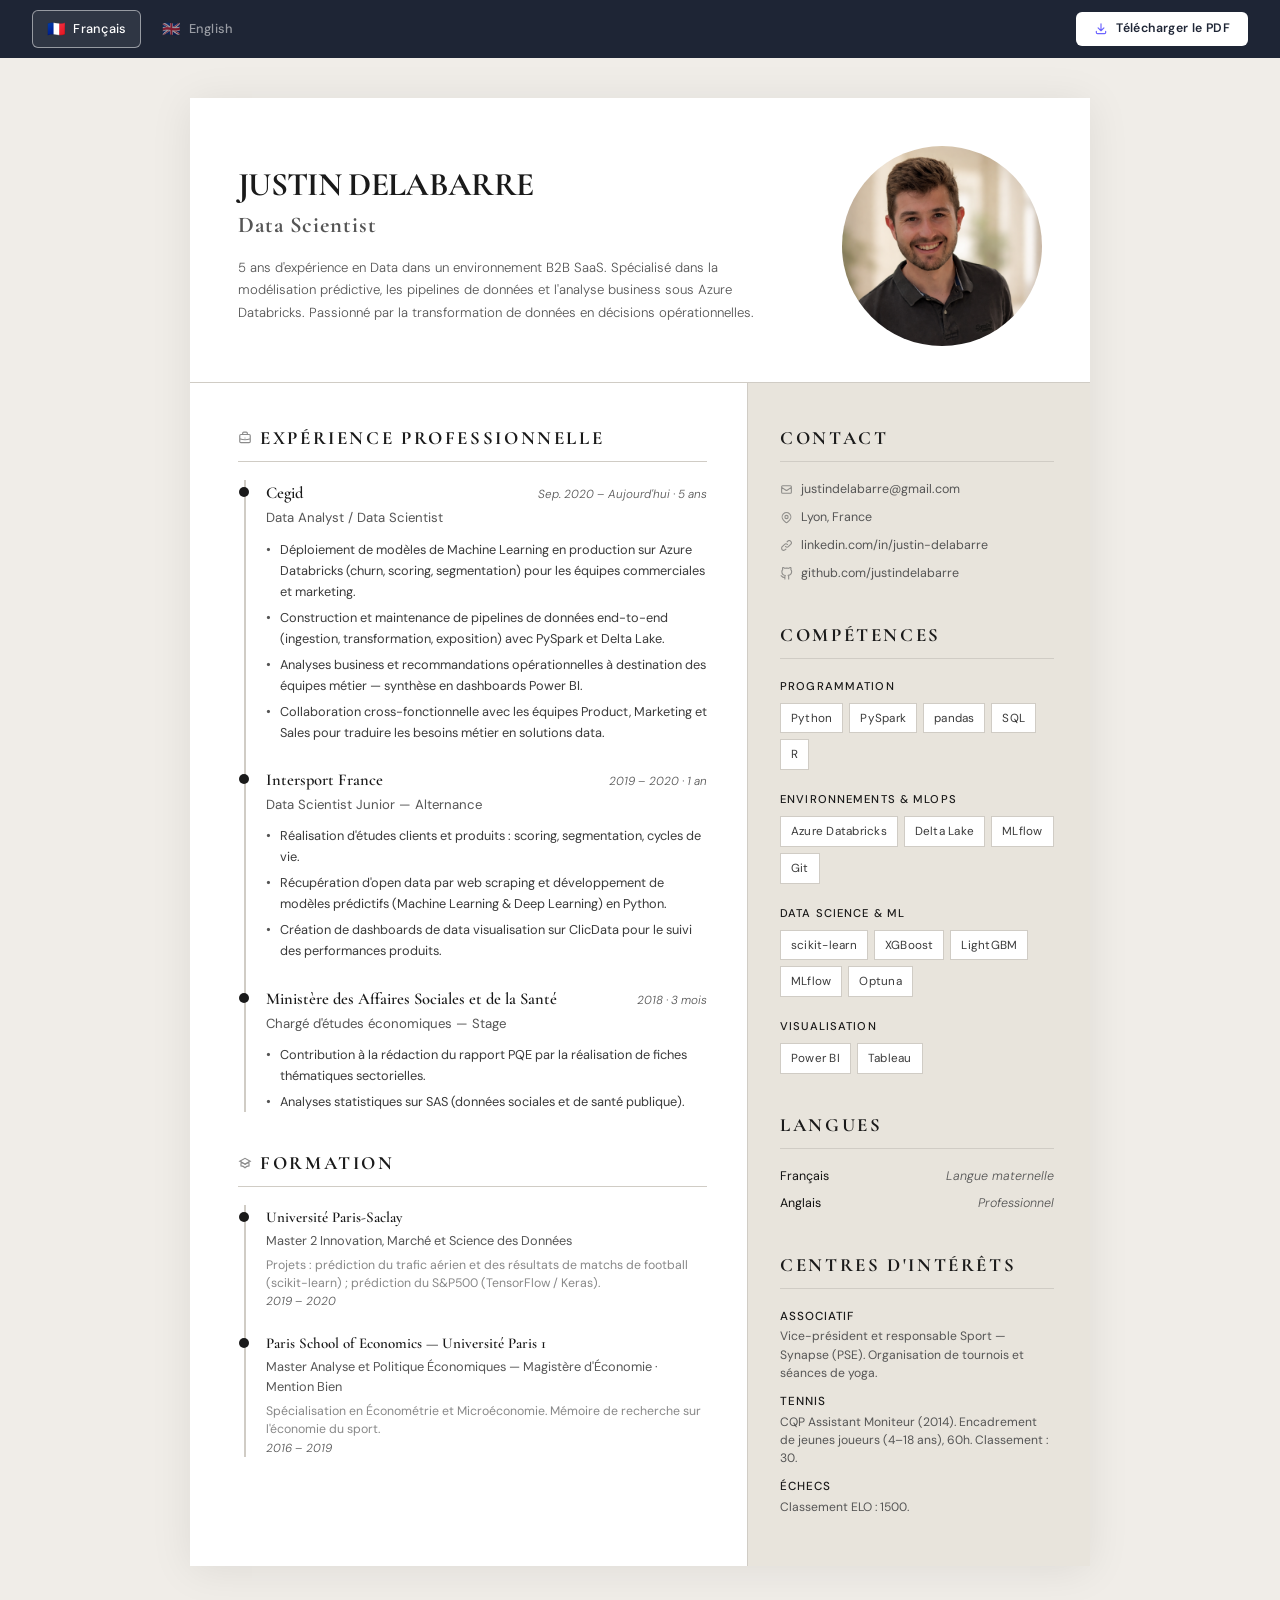
<file: index.html>
<!DOCTYPE html>
<html lang="fr">
<head>
  <meta charset="UTF-8" />
  <meta name="viewport" content="width=device-width, initial-scale=1.0" />
  <title>Justin Delabarre — Data Scientist</title>
  <link rel="stylesheet" href="style.css" />
</head>
<body>
  <!-- Barre supérieure : switcher langue + bouton téléchargement -->
  <div class="cv-topbar">
    <div class="lang-switcher">
      <a href="index.html" class="active"><span class="flag">🇫🇷</span> Français</a>
      <a href="index.en.html"><span class="flag">🇬🇧</span> English</a>
    </div>
    <a href="cv.fr.pdf" class="btn-download" download>
      <svg xmlns="http://www.w3.org/2000/svg" fill="none" viewBox="0 0 24 24" stroke="currentColor" stroke-width="2">
        <path stroke-linecap="round" stroke-linejoin="round" d="M4 16v2a2 2 0 002 2h12a2 2 0 002-2v-2M7 10l5 5 5-5M12 15V3" />
      </svg>
      Télécharger le PDF
    </a>
  </div>

  <div class="cv-page">

    <!-- Header -->
    <header class="cv-header">
      <div class="header-top">
        <div class="header-text">
          <h1>Justin Delabarre</h1>
          <div class="subtitle">Data Scientist</div>
          <p class="tagline">
            5 ans d'expérience en Data dans un environnement B2B SaaS.
            Spécialisé dans la modélisation prédictive, les pipelines de données et l'analyse business
            sous Azure Databricks. Passionné par la transformation de données en décisions opérationnelles.
          </p>
        </div><!-- /.header-text -->
        <img src="assets/profile.png" alt="Justin Delabarre" class="profile-photo" />
      </div><!-- /.header-top -->
    </header>

    <!-- Corps principal : 2 colonnes -->
    <div class="cv-body">

      <!-- Colonne principale -->
      <main class="cv-main">

        <!-- Expériences -->
        <section class="section">
          <h2 class="section-title">
            <svg xmlns="http://www.w3.org/2000/svg" fill="none" viewBox="0 0 24 24" stroke="currentColor" stroke-width="2"><path stroke-linecap="round" stroke-linejoin="round" d="M21 13.255A23.931 23.931 0 0112 15c-3.183 0-6.22-.62-9-1.745M16 6V4a2 2 0 00-2-2h-4a2 2 0 00-2 2v2m4 6h.01M5 20h14a2 2 0 002-2V8a2 2 0 00-2-2H5a2 2 0 00-2 2v10a2 2 0 002 2z"/></svg>
            Expérience professionnelle
          </h2>

          <div class="timeline-list">
          <div class="experience-item">
            <div class="exp-header">
              <div>
                <div class="exp-company">Cegid</div>
                <div class="exp-role">Data Analyst / Data Scientist</div>
              </div>
              <div class="exp-date">Sep. 2020 – Aujourd'hui · 5 ans</div>
            </div>
            <ul class="exp-bullets">
              <li>Déploiement de modèles de Machine Learning en production sur Azure Databricks (churn, scoring, segmentation) pour les équipes commerciales et marketing.</li>
              <li>Construction et maintenance de pipelines de données end-to-end (ingestion, transformation, exposition) avec PySpark et Delta Lake.</li>
              <li>Analyses business et recommandations opérationnelles à destination des équipes métier — synthèse en dashboards Power BI.</li>
              <li>Collaboration cross-fonctionnelle avec les équipes Product, Marketing et Sales pour traduire les besoins métier en solutions data.</li>
            </ul>
          </div>

          <div class="experience-item">
            <div class="exp-header">
              <div>
                <div class="exp-company">Intersport France</div>
                <div class="exp-role">Data Scientist Junior — Alternance</div>
              </div>
              <div class="exp-date">2019 – 2020 · 1 an</div>
            </div>
            <ul class="exp-bullets">
              <li>Réalisation d'études clients et produits : scoring, segmentation, cycles de vie.</li>
              <li>Récupération d'open data par web scraping et développement de modèles prédictifs (Machine Learning & Deep Learning) en Python.</li>
              <li>Création de dashboards de data visualisation sur ClicData pour le suivi des performances produits.</li>
            </ul>
          </div>

          <div class="experience-item">
            <div class="exp-header">
              <div>
                <div class="exp-company">Ministère des Affaires Sociales et de la Santé</div>
                <div class="exp-role">Chargé d'études économiques — Stage</div>
              </div>
              <div class="exp-date">2018 · 3 mois</div>
            </div>
            <ul class="exp-bullets">
              <li>Contribution à la rédaction du rapport PQE par la réalisation de fiches thématiques sectorielles.</li>
              <li>Analyses statistiques sur SAS (données sociales et de santé publique).</li>
            </ul>
          </div>
          </div><!-- /.timeline-list -->
        </section>

        <!-- Formation -->
        <section class="section">
          <h2 class="section-title">
            <svg xmlns="http://www.w3.org/2000/svg" fill="none" viewBox="0 0 24 24" stroke="currentColor" stroke-width="2"><path d="M12 14l9-5-9-5-9 5 9 5z"/><path d="M12 14l6.16-3.422a12.083 12.083 0 01.665 6.479A11.952 11.952 0 0012 20.055a11.952 11.952 0 00-6.824-2.998 12.078 12.078 0 01.665-6.479L12 14z"/></svg>
            Formation
          </h2>

          <div class="timeline-list">
          <div class="edu-item">
            <div class="edu-school">Université Paris-Saclay</div>
            <div class="edu-degree">Master 2 Innovation, Marché et Science des Données</div>
            <div class="edu-detail">
              Projets : prédiction du trafic aérien et des résultats de matchs de football (scikit-learn) ;
              prédiction du S&amp;P500 (TensorFlow / Keras).
            </div>
            <div class="edu-date">2019 – 2020</div>
          </div>

          <div class="edu-item">
            <div class="edu-school">Paris School of Economics — Université Paris 1</div>
            <div class="edu-degree">Master Analyse et Politique Économiques — Magistère d'Économie · Mention Bien</div>
            <div class="edu-detail">Spécialisation en Économétrie et Microéconomie. Mémoire de recherche sur l'économie du sport.</div>
            <div class="edu-date">2016 – 2019</div>
          </div>
          </div><!-- /.timeline-list -->
        </section>

      </main>

      <!-- Sidebar droite -->
      <aside class="cv-sidebar">

        <!-- Contact -->
        <section class="section">
          <h2 class="section-title">Contact</h2>
          <ul class="contact-list">
            <li>
              <svg xmlns="http://www.w3.org/2000/svg" fill="none" viewBox="0 0 24 24" stroke="currentColor" stroke-width="2"><path stroke-linecap="round" stroke-linejoin="round" d="M3 8l7.89 5.26a2 2 0 002.22 0L21 8M5 19h14a2 2 0 002-2V7a2 2 0 00-2-2H5a2 2 0 00-2 2v10a2 2 0 002 2z"/></svg>
              <a href="mailto:justindelabarre@gmail.com">justindelabarre@gmail.com</a>
            </li>
            <li>
              <svg xmlns="http://www.w3.org/2000/svg" fill="none" viewBox="0 0 24 24" stroke="currentColor" stroke-width="2"><path stroke-linecap="round" stroke-linejoin="round" d="M17.657 16.657L13.414 20.9a1.998 1.998 0 01-2.827 0l-4.244-4.243a8 8 0 1111.314 0z"/><path stroke-linecap="round" stroke-linejoin="round" d="M15 11a3 3 0 11-6 0 3 3 0 016 0z"/></svg>
              Lyon, France
            </li>
            <li>
              <svg xmlns="http://www.w3.org/2000/svg" fill="none" viewBox="0 0 24 24" stroke="currentColor" stroke-width="2"><path stroke-linecap="round" stroke-linejoin="round" d="M13.828 10.172a4 4 0 00-5.656 0l-4 4a4 4 0 105.656 5.656l1.102-1.101m-.758-4.899a4 4 0 005.656 0l4-4a4 4 0 00-5.656-5.656l-1.1 1.1"/></svg>
              <a href="https://www.linkedin.com/in/justin-delabarre-535994125/" target="_blank">linkedin.com/in/justin-delabarre</a>
            </li>
            <li>
              <svg xmlns="http://www.w3.org/2000/svg" fill="none" viewBox="0 0 24 24" stroke="currentColor" stroke-width="2"><path stroke-linecap="round" stroke-linejoin="round" d="M9 19c-5 1.5-5-2.5-7-3m14 6v-3.87a3.37 3.37 0 00-.94-2.61c3.14-.35 6.44-1.54 6.44-7A5.44 5.44 0 0020 4.77 5.07 5.07 0 0019.91 1S18.73.65 16 2.48a13.38 13.38 0 00-7 0C6.27.65 5.09 1 5.09 1A5.07 5.07 0 005 4.77a5.44 5.44 0 00-1.5 3.78c0 5.42 3.3 6.61 6.44 7A3.37 3.37 0 009 18.13V22"/></svg>
              <a href="https://github.com/justindelabarre" target="_blank">github.com/justindelabarre</a>
            </li>
          </ul>
        </section>

        <!-- Compétences -->
        <section class="section">
          <h2 class="section-title">Compétences</h2>

          <div class="skills-group">
            <div class="skills-group-title">Programmation</div>
            <div class="skills-tags">
              <span class="skill-tag">Python</span>
              <span class="skill-tag">PySpark</span>
              <span class="skill-tag">pandas</span>
              <span class="skill-tag">SQL</span>
              <span class="skill-tag">R</span>
            </div>
          </div>

          <div class="skills-group">
            <div class="skills-group-title">Environnements & MLOps</div>
            <div class="skills-tags">
              <span class="skill-tag">Azure Databricks</span>
<span class="skill-tag">Delta Lake</span>
              <span class="skill-tag">MLflow</span>
              <span class="skill-tag">Git</span>
            </div>
          </div>

          <div class="skills-group">
            <div class="skills-group-title">Data Science & ML</div>
            <div class="skills-tags">
              <span class="skill-tag">scikit-learn</span>
              <span class="skill-tag">XGBoost</span>
              <span class="skill-tag">LightGBM</span>
              <span class="skill-tag">MLflow</span>
              <span class="skill-tag">Optuna</span>
            </div>
          </div>

          <div class="skills-group">
            <div class="skills-group-title">Visualisation</div>
            <div class="skills-tags">
              <span class="skill-tag">Power BI</span>
              <span class="skill-tag">Tableau</span>
            </div>
          </div>

        </section>

        <!-- Langues -->
        <section class="section">
          <h2 class="section-title">Langues</h2>
          <div class="lang-item">
            <span>Français</span>
            <span class="lang-level">Langue maternelle</span>
          </div>
          <div class="lang-item">
            <span>Anglais</span>
            <span class="lang-level">Professionnel</span>
          </div>
        </section>

        <!-- Centres d'intérêts -->
        <section class="section">
          <h2 class="section-title">Centres d'intérêts</h2>

          <div class="interest-item">
            <div class="interest-label">Associatif</div>
            <div class="interest-desc">Vice-président et responsable Sport — Synapse (PSE). Organisation de tournois et séances de yoga.</div>
          </div>

          <div class="interest-item">
            <div class="interest-label">Tennis</div>
            <div class="interest-desc">CQP Assistant Moniteur (2014). Encadrement de jeunes joueurs (4–18 ans), 60h. Classement : 30.</div>
          </div>

          <div class="interest-item">
            <div class="interest-label">Échecs</div>
            <div class="interest-desc">Classement ELO : 1500.</div>
          </div>
        </section>

      </aside>
    </div><!-- /.cv-body -->
  </div><!-- /.cv-page -->

</body>
</html>
</file>
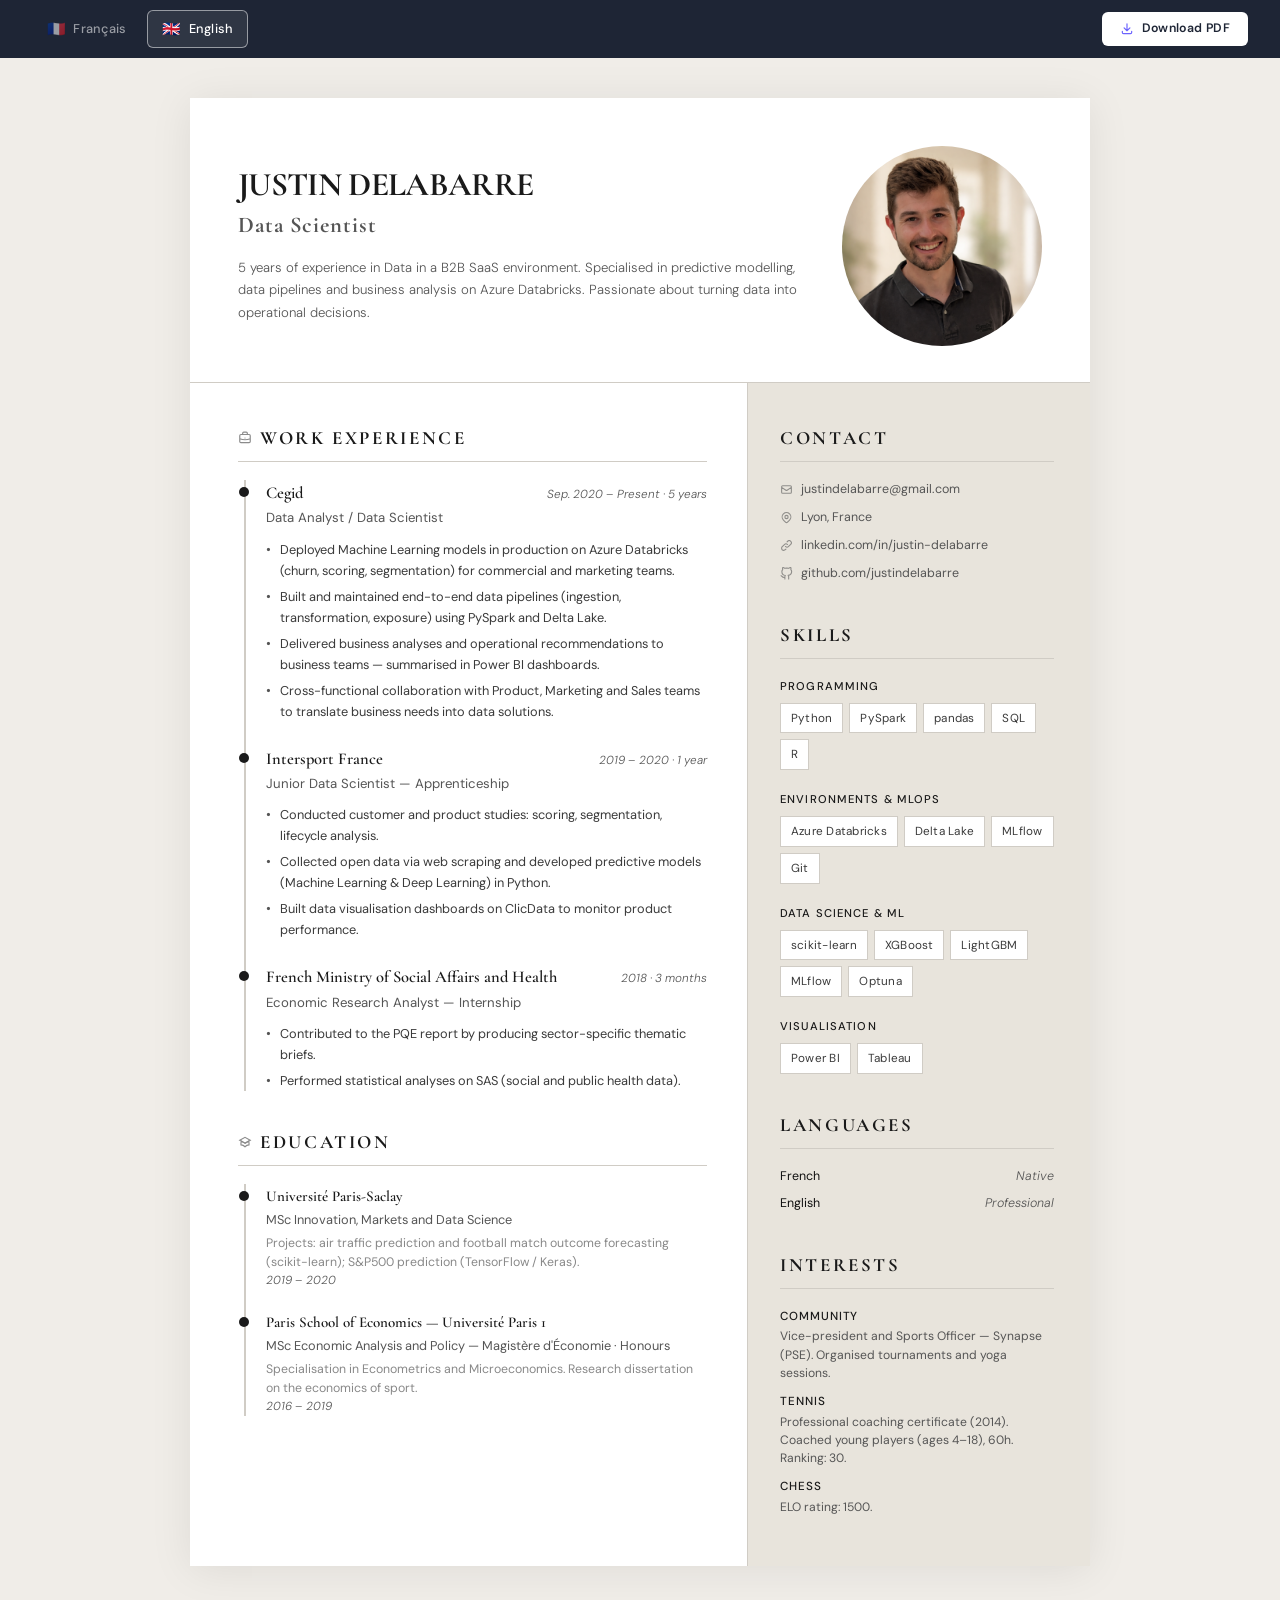
<file: index.en.html>
<!DOCTYPE html>
<html lang="en">
<head>
  <meta charset="UTF-8" />
  <meta name="viewport" content="width=device-width, initial-scale=1.0" />
  <title>Justin Delabarre — Data Scientist</title>
  <link rel="stylesheet" href="style.css" />
</head>
<body>
  <!-- Top bar: language switcher + download button -->
  <div class="cv-topbar">
    <div class="lang-switcher">
      <a href="index.html"><span class="flag">🇫🇷</span> Français</a>
      <a href="index.en.html" class="active"><span class="flag">🇬🇧</span> English</a>
    </div>
    <a href="cv.en.pdf" class="btn-download" download>
      <svg xmlns="http://www.w3.org/2000/svg" fill="none" viewBox="0 0 24 24" stroke="currentColor" stroke-width="2">
        <path stroke-linecap="round" stroke-linejoin="round" d="M4 16v2a2 2 0 002 2h12a2 2 0 002-2v-2M7 10l5 5 5-5M12 15V3" />
      </svg>
      Download PDF
    </a>
  </div>

  <div class="cv-page">

    <!-- Header -->
    <header class="cv-header">
      <div class="header-top">
        <div class="header-text">
          <h1>Justin Delabarre</h1>
          <div class="subtitle">Data Scientist</div>
          <p class="tagline">
            5 years of experience in Data in a B2B SaaS environment.
            Specialised in predictive modelling, data pipelines and business analysis
            on Azure Databricks. Passionate about turning data into operational decisions.
          </p>
        </div><!-- /.header-text -->
        <img src="assets/profile.png" alt="Justin Delabarre" class="profile-photo" />
      </div><!-- /.header-top -->
    </header>

    <!-- Body: 2 columns -->
    <div class="cv-body">

      <!-- Main column -->
      <main class="cv-main">

        <!-- Experience -->
        <section class="section">
          <h2 class="section-title">
            <svg xmlns="http://www.w3.org/2000/svg" fill="none" viewBox="0 0 24 24" stroke="currentColor" stroke-width="2"><path stroke-linecap="round" stroke-linejoin="round" d="M21 13.255A23.931 23.931 0 0112 15c-3.183 0-6.22-.62-9-1.745M16 6V4a2 2 0 00-2-2h-4a2 2 0 00-2 2v2m4 6h.01M5 20h14a2 2 0 002-2V8a2 2 0 00-2-2H5a2 2 0 00-2 2v10a2 2 0 002 2z"/></svg>
            Work Experience
          </h2>

          <div class="timeline-list">
          <div class="experience-item">
            <div class="exp-header">
              <div>
                <div class="exp-company">Cegid</div>
                <div class="exp-role">Data Analyst / Data Scientist</div>
              </div>
              <div class="exp-date">Sep. 2020 – Present · 5 years</div>
            </div>
            <ul class="exp-bullets">
              <li>Deployed Machine Learning models in production on Azure Databricks (churn, scoring, segmentation) for commercial and marketing teams.</li>
              <li>Built and maintained end-to-end data pipelines (ingestion, transformation, exposure) using PySpark and Delta Lake.</li>
              <li>Delivered business analyses and operational recommendations to business teams — summarised in Power BI dashboards.</li>
              <li>Cross-functional collaboration with Product, Marketing and Sales teams to translate business needs into data solutions.</li>
            </ul>
          </div>

          <div class="experience-item">
            <div class="exp-header">
              <div>
                <div class="exp-company">Intersport France</div>
                <div class="exp-role">Junior Data Scientist — Apprenticeship</div>
              </div>
              <div class="exp-date">2019 – 2020 · 1 year</div>
            </div>
            <ul class="exp-bullets">
              <li>Conducted customer and product studies: scoring, segmentation, lifecycle analysis.</li>
              <li>Collected open data via web scraping and developed predictive models (Machine Learning & Deep Learning) in Python.</li>
              <li>Built data visualisation dashboards on ClicData to monitor product performance.</li>
            </ul>
          </div>

          <div class="experience-item">
            <div class="exp-header">
              <div>
                <div class="exp-company">French Ministry of Social Affairs and Health</div>
                <div class="exp-role">Economic Research Analyst — Internship</div>
              </div>
              <div class="exp-date">2018 · 3 months</div>
            </div>
            <ul class="exp-bullets">
              <li>Contributed to the PQE report by producing sector-specific thematic briefs.</li>
              <li>Performed statistical analyses on SAS (social and public health data).</li>
            </ul>
          </div>
          </div><!-- /.timeline-list -->
        </section>

        <!-- Education -->
        <section class="section">
          <h2 class="section-title">
            <svg xmlns="http://www.w3.org/2000/svg" fill="none" viewBox="0 0 24 24" stroke="currentColor" stroke-width="2"><path d="M12 14l9-5-9-5-9 5 9 5z"/><path d="M12 14l6.16-3.422a12.083 12.083 0 01.665 6.479A11.952 11.952 0 0012 20.055a11.952 11.952 0 00-6.824-2.998 12.078 12.078 0 01.665-6.479L12 14z"/></svg>
            Education
          </h2>

          <div class="timeline-list">
          <div class="edu-item">
            <div class="edu-school">Université Paris-Saclay</div>
            <div class="edu-degree">MSc Innovation, Markets and Data Science</div>
            <div class="edu-detail">
              Projects: air traffic prediction and football match outcome forecasting (scikit-learn);
              S&amp;P500 prediction (TensorFlow / Keras).
            </div>
            <div class="edu-date">2019 – 2020</div>
          </div>

          <div class="edu-item">
            <div class="edu-school">Paris School of Economics — Université Paris 1</div>
            <div class="edu-degree">MSc Economic Analysis and Policy — Magistère d'Économie · Honours</div>
            <div class="edu-detail">Specialisation in Econometrics and Microeconomics. Research dissertation on the economics of sport.</div>
            <div class="edu-date">2016 – 2019</div>
          </div>
          </div><!-- /.timeline-list -->
        </section>

      </main>

      <!-- Sidebar -->
      <aside class="cv-sidebar">

        <!-- Contact -->
        <section class="section">
          <h2 class="section-title">Contact</h2>
          <ul class="contact-list">
            <li>
              <svg xmlns="http://www.w3.org/2000/svg" fill="none" viewBox="0 0 24 24" stroke="currentColor" stroke-width="2"><path stroke-linecap="round" stroke-linejoin="round" d="M3 8l7.89 5.26a2 2 0 002.22 0L21 8M5 19h14a2 2 0 002-2V7a2 2 0 00-2-2H5a2 2 0 00-2 2v10a2 2 0 002 2z"/></svg>
              <a href="mailto:justindelabarre@gmail.com">justindelabarre@gmail.com</a>
            </li>
            <li>
              <svg xmlns="http://www.w3.org/2000/svg" fill="none" viewBox="0 0 24 24" stroke="currentColor" stroke-width="2"><path stroke-linecap="round" stroke-linejoin="round" d="M17.657 16.657L13.414 20.9a1.998 1.998 0 01-2.827 0l-4.244-4.243a8 8 0 1111.314 0z"/><path stroke-linecap="round" stroke-linejoin="round" d="M15 11a3 3 0 11-6 0 3 3 0 016 0z"/></svg>
              Lyon, France
            </li>
            <li>
              <svg xmlns="http://www.w3.org/2000/svg" fill="none" viewBox="0 0 24 24" stroke="currentColor" stroke-width="2"><path stroke-linecap="round" stroke-linejoin="round" d="M13.828 10.172a4 4 0 00-5.656 0l-4 4a4 4 0 105.656 5.656l1.102-1.101m-.758-4.899a4 4 0 005.656 0l4-4a4 4 0 00-5.656-5.656l-1.1 1.1"/></svg>
              <a href="https://www.linkedin.com/in/justin-delabarre-535994125/" target="_blank">linkedin.com/in/justin-delabarre</a>
            </li>
            <li>
              <svg xmlns="http://www.w3.org/2000/svg" fill="none" viewBox="0 0 24 24" stroke="currentColor" stroke-width="2"><path stroke-linecap="round" stroke-linejoin="round" d="M9 19c-5 1.5-5-2.5-7-3m14 6v-3.87a3.37 3.37 0 00-.94-2.61c3.14-.35 6.44-1.54 6.44-7A5.44 5.44 0 0020 4.77 5.07 5.07 0 0019.91 1S18.73.65 16 2.48a13.38 13.38 0 00-7 0C6.27.65 5.09 1 5.09 1A5.07 5.07 0 005 4.77a5.44 5.44 0 00-1.5 3.78c0 5.42 3.3 6.61 6.44 7A3.37 3.37 0 009 18.13V22"/></svg>
              <a href="https://github.com/justindelabarre" target="_blank">github.com/justindelabarre</a>
            </li>
          </ul>
        </section>

        <!-- Skills -->
        <section class="section">
          <h2 class="section-title">Skills</h2>

          <div class="skills-group">
            <div class="skills-group-title">Programming</div>
            <div class="skills-tags">
              <span class="skill-tag">Python</span>
              <span class="skill-tag">PySpark</span>
              <span class="skill-tag">pandas</span>
              <span class="skill-tag">SQL</span>
              <span class="skill-tag">R</span>
            </div>
          </div>

          <div class="skills-group">
            <div class="skills-group-title">Environments & MLOps</div>
            <div class="skills-tags">
              <span class="skill-tag">Azure Databricks</span>
<span class="skill-tag">Delta Lake</span>
              <span class="skill-tag">MLflow</span>
              <span class="skill-tag">Git</span>
            </div>
          </div>

          <div class="skills-group">
            <div class="skills-group-title">Data Science & ML</div>
            <div class="skills-tags">
              <span class="skill-tag">scikit-learn</span>
              <span class="skill-tag">XGBoost</span>
              <span class="skill-tag">LightGBM</span>
              <span class="skill-tag">MLflow</span>
              <span class="skill-tag">Optuna</span>
            </div>
          </div>

          <div class="skills-group">
            <div class="skills-group-title">Visualisation</div>
            <div class="skills-tags">
              <span class="skill-tag">Power BI</span>
              <span class="skill-tag">Tableau</span>
            </div>
          </div>

        </section>

        <!-- Languages -->
        <section class="section">
          <h2 class="section-title">Languages</h2>
          <div class="lang-item">
            <span>French</span>
            <span class="lang-level">Native</span>
          </div>
          <div class="lang-item">
            <span>English</span>
            <span class="lang-level">Professional</span>
          </div>
        </section>

        <!-- Interests -->
        <section class="section">
          <h2 class="section-title">Interests</h2>

          <div class="interest-item">
            <div class="interest-label">Community</div>
            <div class="interest-desc">Vice-president and Sports Officer — Synapse (PSE). Organised tournaments and yoga sessions.</div>
          </div>

          <div class="interest-item">
            <div class="interest-label">Tennis</div>
            <div class="interest-desc">Professional coaching certificate (2014). Coached young players (ages 4–18), 60h. Ranking: 30.</div>
          </div>

          <div class="interest-item">
            <div class="interest-label">Chess</div>
            <div class="interest-desc">ELO rating: 1500.</div>
          </div>
        </section>

      </aside>
    </div>
  </div>

</body>
</html>
</file>
<file: style.css>
/* ============================================
   CV Justin Delabarre — Shared Stylesheet
   Style: Editorial élégant, 2 colonnes
   ============================================ */

@import url('https://fonts.googleapis.com/css2?family=Cormorant+Garamond:wght@400;600;700&family=DM+Sans:wght@300;400;500&display=swap');

/* ── Variables ── */
:root {
  --col-left-width: 62%;
  --col-right-width: 38%;
  --color-bg: #f0ede8;
  --color-surface: #ffffff;
  --color-text: #111111;
  --color-muted: #555555;
  --color-accent: #1a1a1a;
  --color-border: #d0ccc5;
  --color-tag-bg: #e8e4dd;
  --font-display: 'Cormorant Garamond', Georgia, serif;
  --font-body: 'DM Sans', system-ui, sans-serif;
  --sidebar-bg: #e8e4dc;
}

/* ── Reset ── */
*, *::before, *::after { box-sizing: border-box; margin: 0; padding: 0; }
html { font-size: 15px; }
body {
  font-family: var(--font-body);
  background: var(--color-bg);
  color: var(--color-text);
  line-height: 1.6;
  -webkit-font-smoothing: antialiased;
}

a { color: inherit; text-decoration: none; }
a:hover { text-decoration: underline; }

/* ── Page wrapper ── */
.cv-page {
  max-width: 900px;
  margin: 40px auto;
  background: var(--color-surface);
  box-shadow: 0 4px 40px rgba(0,0,0,0.08);
  display: flex;
  flex-direction: column;
}

/* ── Header ── */
.cv-header {
  padding: 48px 48px 36px;
  border-bottom: 1px solid var(--color-border);
}

.cv-header h1 {
  font-family: var(--font-display);
  font-size: 2.2rem;
  font-weight: 700;
  letter-spacing: -0.02em;
  line-height: 1.05;
  color: var(--color-accent);
  text-transform: uppercase;
}

.cv-header .subtitle {
  font-family: var(--font-display);
  font-size: 1.5rem;
  font-weight: 700;
  color: var(--color-muted);
  margin-top: 4px;
  letter-spacing: 0.04em;
}

.cv-header .tagline {
  font-size: 0.88rem;
  color: var(--color-muted);
  margin-top: 14px;
  max-width: 560px;
  line-height: 1.7;
  font-weight: 300;
}

/* ── Header photo ── */
.header-top {
  display: flex;
  justify-content: space-between;
  align-items: center;
  gap: 24px;
}

.header-text { flex: 1; }

.profile-photo {
  width: 200px;
  height: 200px;
  border-radius: 50%;
  object-fit: cover;
  flex-shrink: 0;
  align-self: center;
}


/* ── Body: 2 colonnes ── */
.cv-body {
  display: flex;
  flex: 1;
}

/* ── Colonne principale (gauche) ── */
.cv-main {
  width: var(--col-left-width);
  padding: 40px 40px 40px 48px;
  border-right: 1px solid var(--color-border);
}

/* ── Sidebar (droite) ── */
.cv-sidebar {
  width: var(--col-right-width);
  padding: 40px 36px 40px 32px;
  background: var(--sidebar-bg);
}

/* ── Sections ── */
.section { margin-bottom: 36px; }
.section:last-child { margin-bottom: 0; }

.section-title {
  font-family: var(--font-display);
  font-size: 1.25rem;
  font-weight: 700;
  letter-spacing: 0.14em;
  text-transform: uppercase;
  color: var(--color-accent);
  margin-bottom: 18px;
  padding-bottom: 8px;
  border-bottom: 1px solid var(--color-border);
  display: flex;
  align-items: center;
  gap: 8px;
}

.section-title svg {
  width: 14px;
  height: 14px;
  opacity: 0.5;
}

/* ── Expériences ── */
.experience-item { margin-bottom: 24px; }
.experience-item:last-child { margin-bottom: 0; }

.exp-header {
  display: flex;
  justify-content: space-between;
  align-items: baseline;
  gap: 12px;
  flex-wrap: wrap;
}

.exp-company {
  font-family: var(--font-display);
  font-size: 1.1rem;
  font-weight: 600;
  color: var(--color-accent);
}

.exp-role {
  font-size: 0.88rem;
  color: var(--color-muted);
  font-weight: 400;
  margin-top: 1px;
}

.exp-date {
  font-size: 0.78rem;
  color: var(--color-muted);
  font-weight: 300;
  white-space: nowrap;
  font-style: italic;
}

.exp-bullets {
  list-style: none;
  margin-top: 10px;
}

.exp-bullets li {
  font-size: 0.85rem;
  color: #3a3a3a;
  line-height: 1.65;
  padding-left: 14px;
  position: relative;
  margin-bottom: 5px;
}

.exp-bullets li::before {
  content: '•';
  position: absolute;
  left: 0;
  color: var(--color-muted);
  font-size: 0.9rem;
}

/* ── Timeline ── */
.timeline-list {
  position: relative;
  padding-left: 20px;
  border-left: 2px solid var(--color-border);
  margin-left: 6px;
}

.timeline-list .experience-item,
.timeline-list .edu-item {
  position: relative;
}

.timeline-list .experience-item::before,
.timeline-list .edu-item::before {
  content: '';
  position: absolute;
  left: -27px;
  top: 7px;
  width: 10px;
  height: 10px;
  border-radius: 50%;
  background: var(--color-accent);
}

/* ── Formation ── */
.edu-item { margin-bottom: 20px; }
.edu-item:last-child { margin-bottom: 0; }

.edu-school {
  font-family: var(--font-display);
  font-size: 1rem;
  font-weight: 600;
  color: var(--color-accent);
}

.edu-degree {
  font-size: 0.85rem;
  color: var(--color-muted);
  margin-top: 2px;
}

.edu-detail {
  font-size: 0.82rem;
  color: #888;
  margin-top: 4px;
  line-height: 1.5;
}

.edu-date {
  font-size: 0.78rem;
  color: var(--color-muted);
  font-style: italic;
  font-weight: 300;
}

/* ── Sidebar: Compétences ── */
.skills-group { margin-bottom: 20px; }
.skills-group-title {
  font-size: 0.75rem;
  font-weight: 500;
  letter-spacing: 0.1em;
  text-transform: uppercase;
  color: var(--color-accent);
  margin-bottom: 8px;
}

.skills-tags {
  display: flex;
  flex-wrap: wrap;
  gap: 6px;
}

.skill-tag {
  background: #fff;
  color: #3a3a3a;
  font-size: 0.78rem;
  font-weight: 400;
  padding: 5px 10px;
  border-radius: 0;
  border: 1px solid var(--color-border);
  letter-spacing: 0.02em;
}

/* ── Sidebar: Contact ── */
.contact-list { list-style: none; }
.contact-list li {
  display: flex;
  align-items: center;
  gap: 8px;
  font-size: 0.83rem;
  color: var(--color-muted);
  margin-bottom: 8px;
}

.contact-list li svg {
  width: 13px;
  height: 13px;
  flex-shrink: 0;
  opacity: 0.6;
}

.contact-list a:hover { color: var(--color-accent); }

/* ── Sidebar: Langues ── */
.lang-item {
  display: flex;
  justify-content: space-between;
  font-size: 0.83rem;
  margin-bottom: 7px;
  color: var(--color-text);
}

.lang-level {
  color: var(--color-muted);
  font-weight: 300;
  font-style: italic;
}

/* ── Sidebar: Centres d'intérêts ── */
.interest-item {
  margin-bottom: 10px;
}
.interest-label {
  font-size: 0.78rem;
  font-weight: 500;
  text-transform: uppercase;
  letter-spacing: 0.08em;
  color: var(--color-accent);
  margin-bottom: 2px;
}
.interest-desc {
  font-size: 0.81rem;
  color: var(--color-muted);
  line-height: 1.5;
}

/* ── Switcher langue + Download ── */
.cv-topbar {
  position: sticky;
  top: 0;
  z-index: 100;
  display: flex;
  justify-content: space-between;
  align-items: center;
  padding: 10px 32px;
  background: #1e2535;
  color: #fff;
  width: 100%;
}

.lang-switcher {
  display: flex;
  gap: 6px;
}

.lang-switcher a {
  display: inline-flex;
  align-items: center;
  gap: 7px;
  padding: 6px 14px;
  border-radius: 6px;
  border: 1px solid transparent;
  font-size: 0.85rem;
  font-weight: 500;
  color: rgba(255,255,255,0.55);
  letter-spacing: 0.02em;
  transition: all 0.2s;
  text-decoration: none;
}
.lang-switcher a .flag { font-size: 1rem; }
.lang-switcher a.active {
  border-color: rgba(255,255,255,0.5);
  color: #fff;
  background: rgba(255,255,255,0.08);
}
.lang-switcher a:hover:not(.active) {
  color: rgba(255,255,255,0.85);
  text-decoration: none;
}

.btn-download {
  display: inline-flex;
  align-items: center;
  gap: 8px;
  background: #fff;
  color: #1e2535;
  font-size: 0.82rem;
  font-weight: 600;
  letter-spacing: 0.03em;
  padding: 7px 18px;
  border-radius: 6px;
  transition: opacity 0.2s;
}
.btn-download:hover { opacity: 0.88; text-decoration: none; }
.btn-download svg { width: 14px; height: 14px; color: #6c63ff; }

/* ── Responsive ── */
@media (max-width: 680px) {
  .cv-page { margin: 0; box-shadow: none; }
  .cv-topbar { padding: 12px 20px; }
  .cv-header { padding: 32px 20px 24px; }
  .cv-header h1 { font-size: 2.2rem; }
  .cv-body { flex-direction: column; }
  .cv-main { width: 100%; padding: 28px 20px; border-right: none; border-bottom: 1px solid var(--color-border); }
  .cv-sidebar { width: 100%; padding: 28px 20px; }
  .profile-photo { width: 80px; height: 80px; }
}

@media print {
  .cv-topbar { display: none; }
  body { margin: 0; }
  .cv-page { box-shadow: none; margin: 0; }
}
</file>
